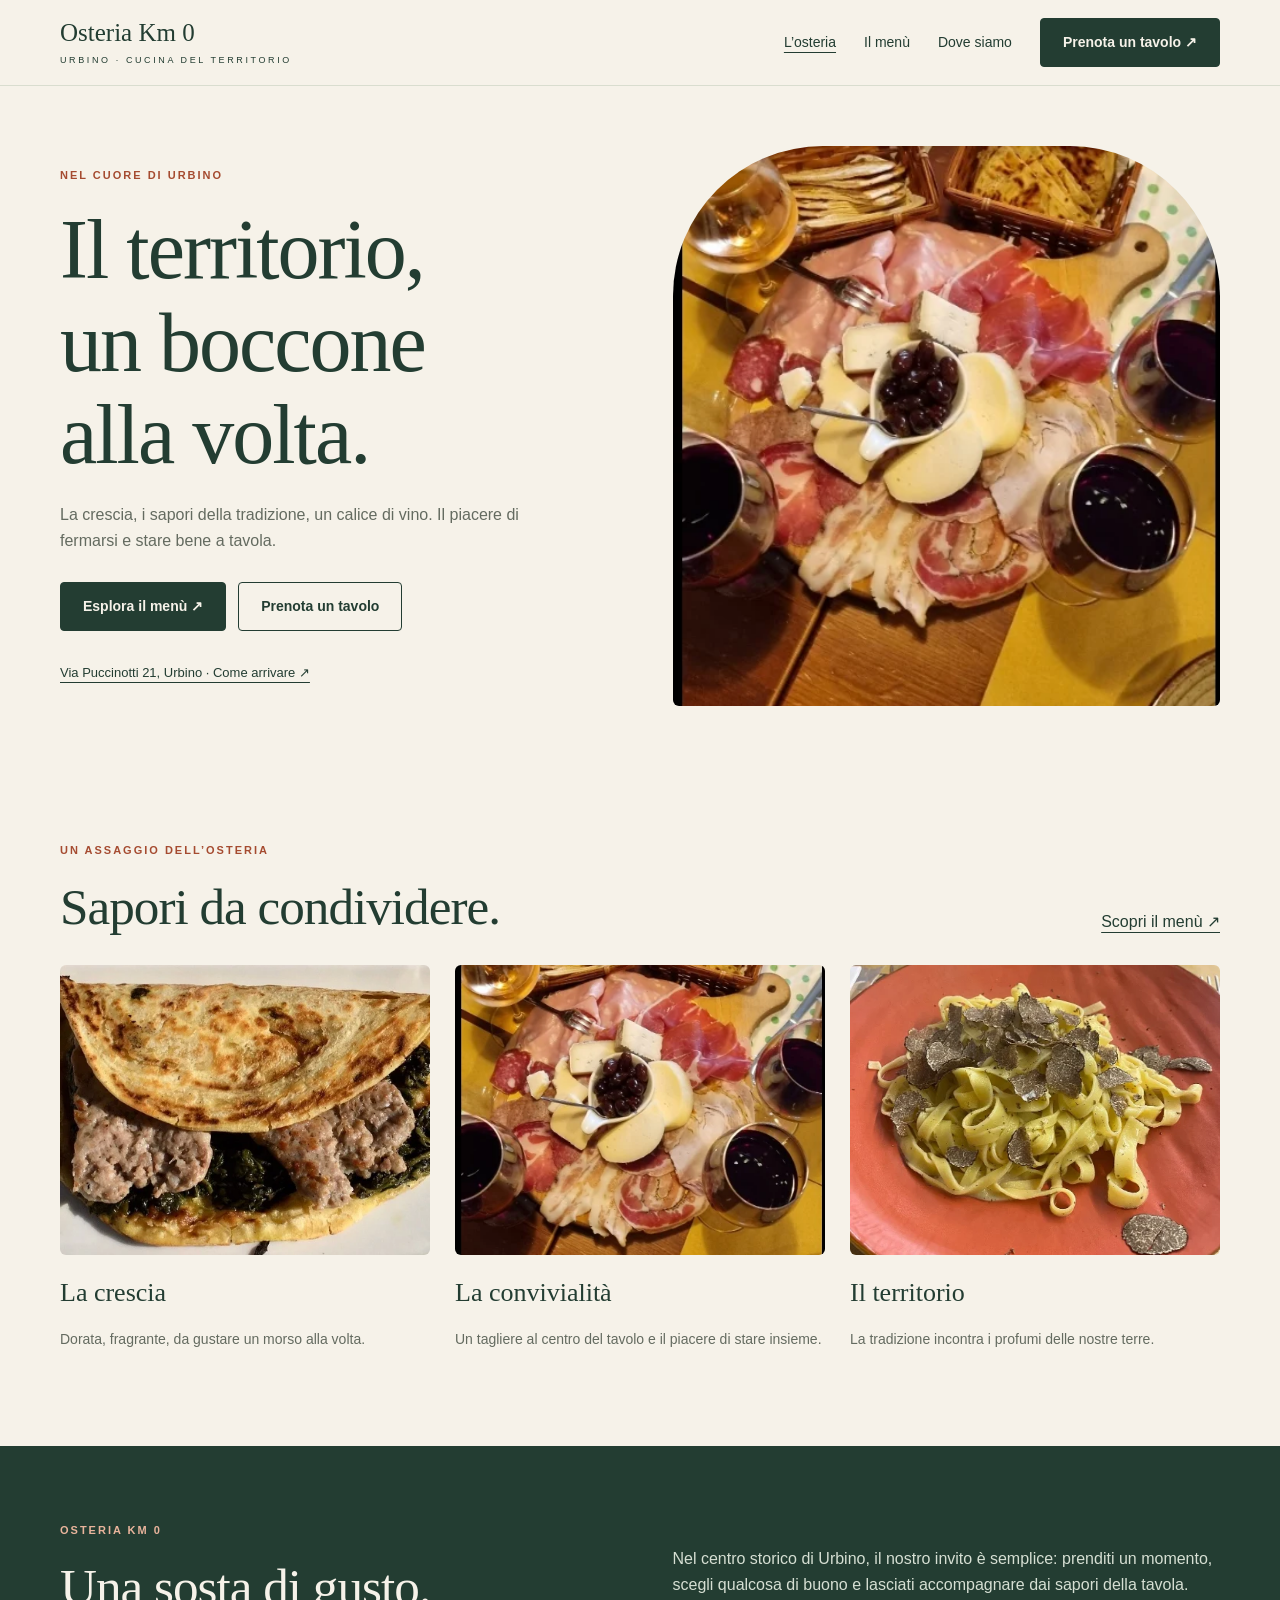
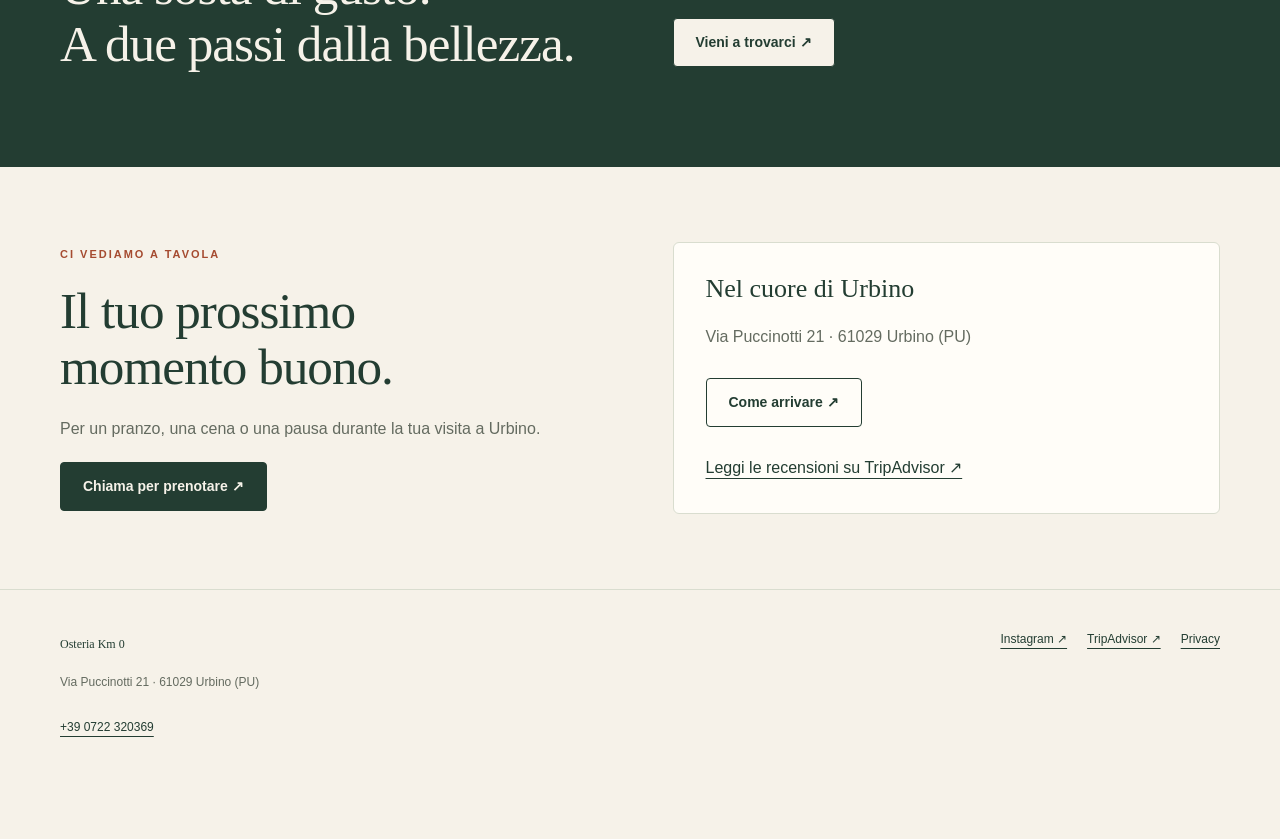
<file: index.html>
<!doctype html>
<html lang="it">

<head>
    <meta charset="utf-8">
    <meta name="viewport" content="width=device-width,initial-scale=1">
    <title>Il territorio, un boccone alla volta | Osteria Km 0, Urbino</title>
    <meta name="description"
        content="Crescia, sapori del territorio e convivialità nel centro storico di Urbino. Scopri Osteria Km 0 e contattaci per prenotare.">
    <meta name="theme-color" content="#233d32">
    <link rel="icon" href="assets/favicon.svg">
    <link rel="stylesheet" href="assets/style.css">
</head>

<body><a class="skip" href="#main">Vai al contenuto</a>
    <header class="header">
        <div class="wrap nav"><a class="brand" href="index.html">Osteria Km 0<small>Urbino · cucina del
                    territorio</small></a><button class="toggle" aria-controls="navigation" aria-expanded="false"
                aria-label="Apri navigazione">☰</button>
            <nav class="navlinks" id="navigation" aria-label="Principale"><a href="index.html"
                    aria-current="page">L’osteria</a><a href="menu.html">Il menù</a><a href="contatti.html">Dove
                    siamo</a><a class="btn" href="contatti.html#prenota">Prenota un tavolo ↗</a></nav>
        </div>
    </header>
    <main id="main">
        <div class="wrap">
            <section class="hero">
                <div><span class="eyebrow">Nel cuore di Urbino</span>
                    <h1>Il territorio,<br>un boccone<br>alla volta.</h1>
                    <p>La crescia, i sapori della tradizione, un calice di vino. Il piacere di fermarsi e stare bene a
                        tavola.</p>
                    <div class="actions"><a class="btn" href="menu.html">Esplora il menù ↗</a><a class="btn light"
                            href="contatti.html#prenota">Prenota un tavolo</a></div><a class="note" data-link="maps"
                        target="_blank" rel="noopener noreferrer">Via Puccinotti 21, Urbino · Come arrivare ↗</a>
                </div>
                <div class="hero-photo"><img src="assets/img/tagliere.webp"
                        alt="Tagliere con salumi, formaggi, olive e crescia" width="472" height="543"
                        fetchpriority="high"></div>
            </section>
            <section class="section">
                <div class="heading">
                    <div><span class="eyebrow">Un assaggio dell’osteria</span>
                        <h2>Sapori da condividere.</h2>
                    </div><a href="menu.html">Scopri il menù ↗</a>
                </div>
                <div class="cards">
                    <article class="card">
                        <figure><img src="assets/img/crescia.webp" alt="Crescia farcita con salsiccia e verdure"
                                loading="lazy" width="600" height="500"></figure>
                        <div>
                            <h3>La crescia</h3>
                            <p>Dorata, fragrante, da gustare un morso alla volta.</p>
                        </div>
                    </article>
                    <article class="card">
                        <figure><img src="assets/img/tagliere.webp" alt="Tagliere di salumi e formaggi" loading="lazy"
                                width="600" height="500"></figure>
                        <div>
                            <h3>La convivialità</h3>
                            <p>Un tagliere al centro del tavolo e il piacere di stare insieme.</p>
                        </div>
                    </article>
                    <article class="card">
                        <figure><img src="assets/img/pasta.webp" alt="Pasta con scaglie di tartufo" loading="lazy"
                                width="600" height="500"></figure>
                        <div>
                            <h3>Il territorio</h3>
                            <p>La tradizione incontra i profumi delle nostre terre.</p>
                        </div>
                    </article>
                </div>
            </section>
        </div>
        <section class="dark section">
            <div class="wrap split">
                <div><span class="eyebrow">Osteria Km 0</span>
                    <h2>Una sosta di gusto.<br>A due passi dalla bellezza.</h2>
                </div>
                <div>
                    <p>Nel centro storico di Urbino, il nostro invito è semplice: prenditi un momento, scegli qualcosa
                        di buono e lasciati accompagnare dai sapori della tavola.</p><a class="btn"
                        href="contatti.html">Vieni a trovarci ↗</a>
                </div>
            </div>
        </section>
        <section class="wrap section split">
            <div><span class="eyebrow">Ci vediamo a tavola</span>
                <h2>Il tuo prossimo<br>momento buono.</h2>
                <p>Per un pranzo, una cena o una pausa durante la tua visita a Urbino.</p><a class="btn"
                    data-phone>Chiama per prenotare ↗</a>
            </div>
            <div class="panel">
                <h3>Nel cuore di Urbino</h3>
                <p data-address></p>
                <div class="actions"><a class="btn light" data-link="maps" target="_blank"
                        rel="noopener noreferrer">Come arrivare ↗</a></div><a data-link="tripadvisor" target="_blank"
                    rel="noopener noreferrer">Leggi le recensioni su TripAdvisor ↗</a>
            </div>
        </section>
    </main>
    <footer class="footer">
        <div class="wrap footer-row">
            <div><a class="brand" href="index.html">Osteria Km 0</a>
                <p style="margin-top:16px" data-address></p><a data-phone></a>
            </div>
            <div class="links"><a data-link="instagram" target="_blank" rel="noopener noreferrer">Instagram ↗</a><a
                    data-link="tripadvisor" target="_blank" rel="noopener noreferrer">TripAdvisor ↗</a><a
                    href="privacy.html">Privacy</a></div>
        </div>
    </footer>
    <div class="mobile-bar" aria-label="Azioni rapide"><a class="btn light" href="menu.html">Il menù</a><a class="btn"
            data-phone>Chiama e prenota ↗</a></div>
    <script src="assets/config.js"></script>
    <script src="assets/menu.js"></script>
    <script src="assets/app.js"></script>
</body>

</html>
</file>
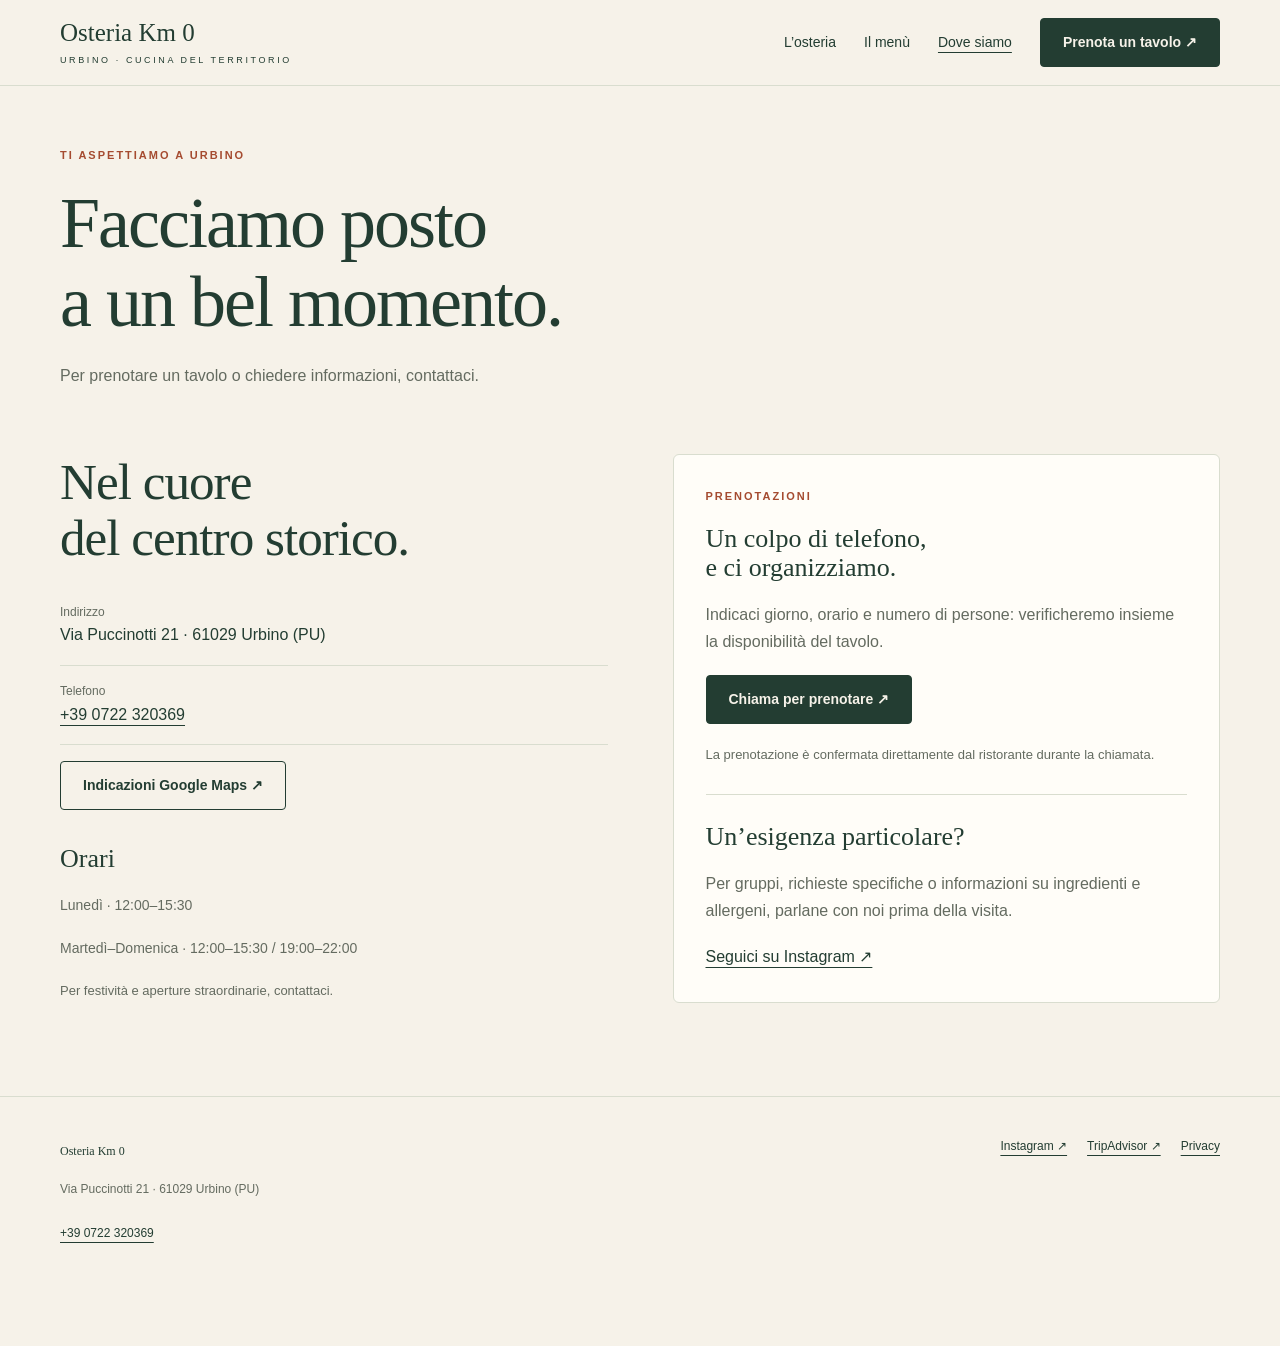
<file: contatti.html>
<!doctype html><html lang="it"><head><meta charset="utf-8"><meta name="viewport" content="width=device-width,initial-scale=1"><title>Contatti e prenotazioni | Osteria Km 0, Urbino</title><meta name="description" content="Crescia, sapori del territorio e convivialità nel centro storico di Urbino. Scopri Osteria Km 0 e contattaci per prenotare."><meta name="theme-color" content="#233d32"><link rel="icon" href="assets/favicon.svg"><link rel="stylesheet" href="assets/style.css"></head><body><a class="skip" href="#main">Vai al contenuto</a><header class="header"><div class="wrap nav"><a class="brand" href="index.html">Osteria Km 0<small>Urbino · cucina del territorio</small></a><button class="toggle" aria-controls="navigation" aria-expanded="false" aria-label="Apri navigazione">☰</button><nav class="navlinks" id="navigation" aria-label="Principale"><a href="index.html">L’osteria</a><a href="menu.html">Il menù</a><a href="contatti.html" aria-current="page">Dove siamo</a><a class="btn" href="contatti.html#prenota">Prenota un tavolo ↗</a></nav></div></header><main id="main"><div class="wrap"><header class="intro"><span class="eyebrow">Ti aspettiamo a Urbino</span><h1>Facciamo posto<br>a un bel momento.</h1><p>Per prenotare un tavolo o chiedere informazioni, contattaci.</p></header><section class="section split contact-layout" style="padding-top:15px"><div><h2>Nel cuore<br>del centro storico.</h2><ul class="contact-list"><li><span>Indirizzo</span><div data-address></div></li><li><span>Telefono</span><a data-phone></a></li></ul><a class="btn light" data-link="maps" target="_blank" rel="noopener noreferrer">Indicazioni Google Maps ↗</a><h3 style="margin-top:35px">Orari</h3><div id="hours" class="hours"></div><p class="note" style="margin-top:15px">Per festività e aperture straordinarie, contattaci.</p></div><div class="panel" id="prenota"><span class="eyebrow">Prenotazioni</span><h3>Un colpo di telefono,<br>e ci organizziamo.</h3><p>Indicaci giorno, orario e numero di persone: verificheremo insieme la disponibilità del tavolo.</p><a class="btn" data-phone>Chiama per prenotare ↗</a><p class="note" style="margin-top:20px">La prenotazione è confermata direttamente dal ristorante durante la chiamata.</p><hr style="border:0;border-top:1px solid var(--line);margin:28px 0"><h3>Un’esigenza particolare?</h3><p>Per gruppi, richieste specifiche o informazioni su ingredienti e allergeni, parlane con noi prima della visita.</p><a data-link="instagram" target="_blank" rel="noopener noreferrer">Seguici su Instagram ↗</a></div></section></div></main><footer class="footer"><div class="wrap footer-row"><div><a class="brand" href="index.html">Osteria Km 0</a><p style="margin-top:16px" data-address></p><a data-phone></a></div><div class="links"><a data-link="instagram" target="_blank" rel="noopener noreferrer">Instagram ↗</a><a data-link="tripadvisor" target="_blank" rel="noopener noreferrer">TripAdvisor ↗</a><a href="privacy.html">Privacy</a></div></div></footer><div class="mobile-bar" aria-label="Azioni rapide"><a class="btn light" href="menu.html">Il menù</a><a class="btn" data-phone>Chiama e prenota ↗</a></div><script src="assets/config.js"></script><script src="assets/menu.js"></script><script src="assets/app.js"></script></body></html>
</file>
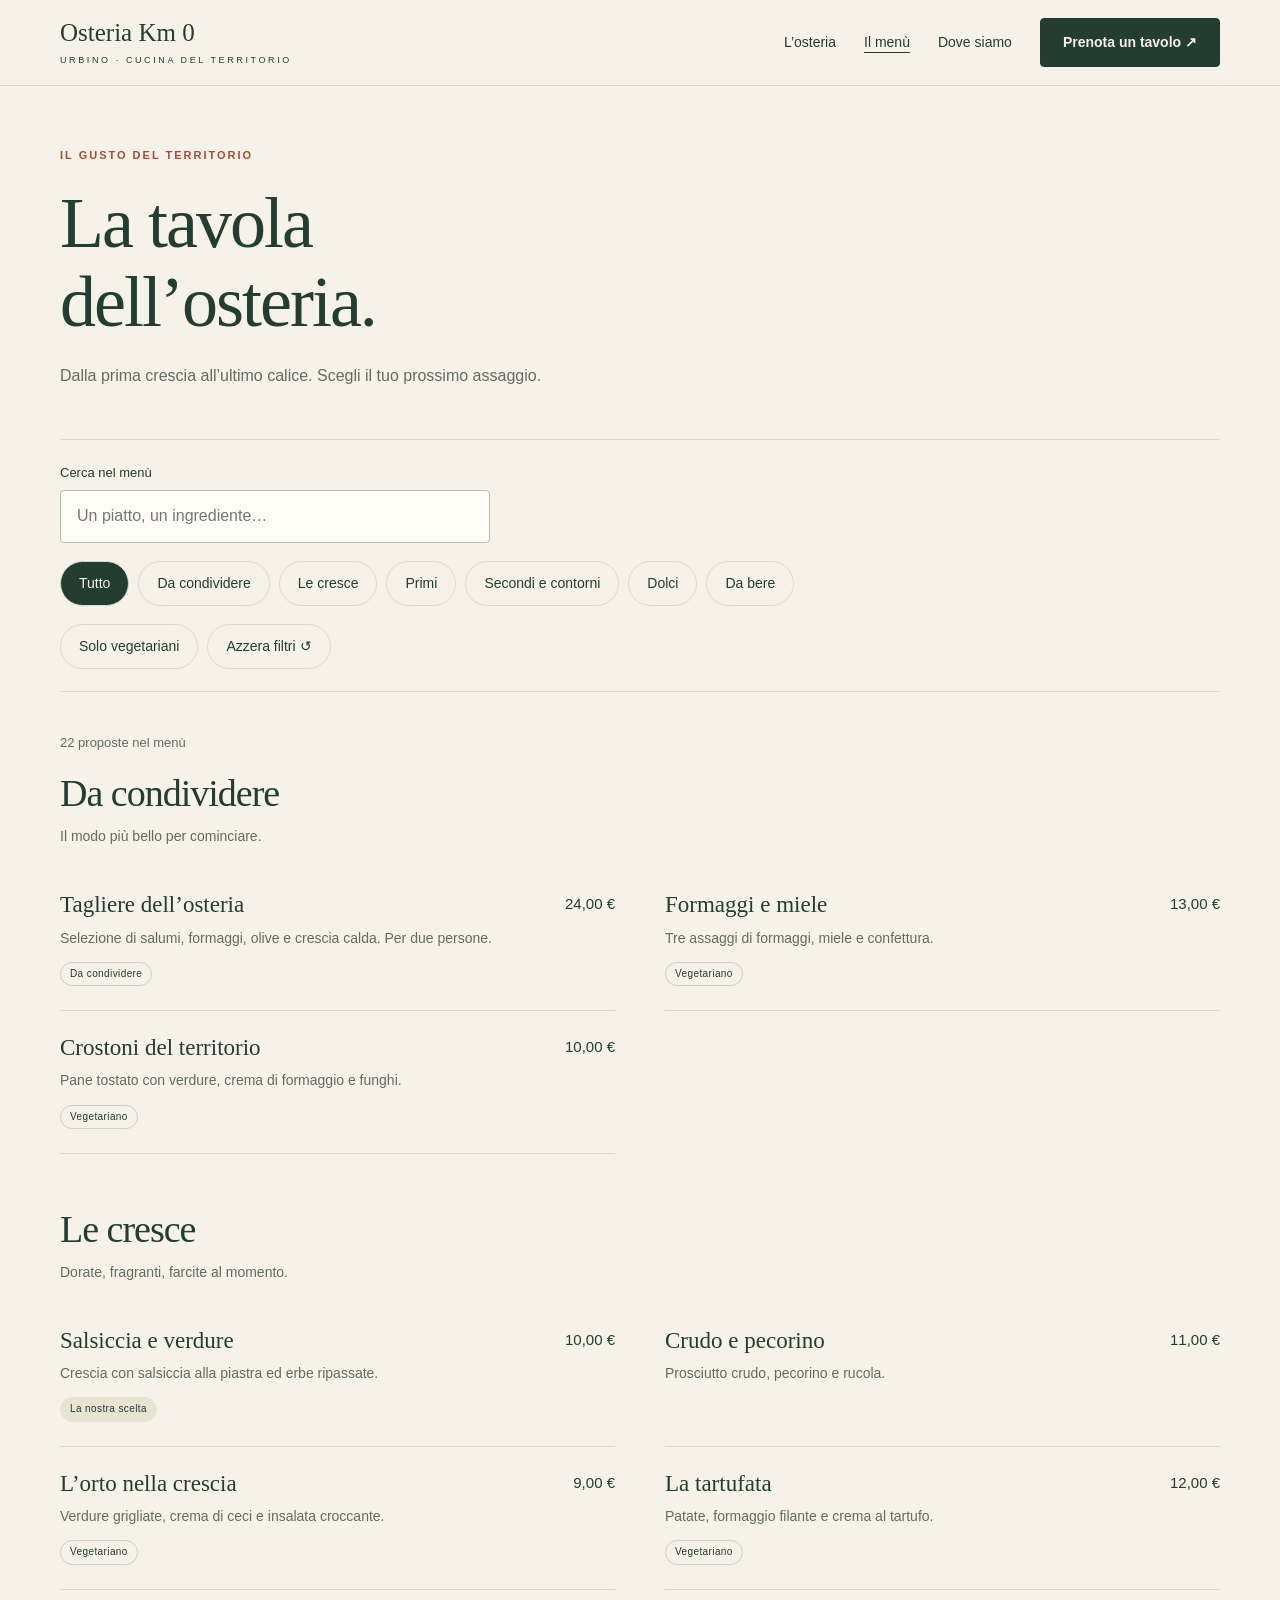
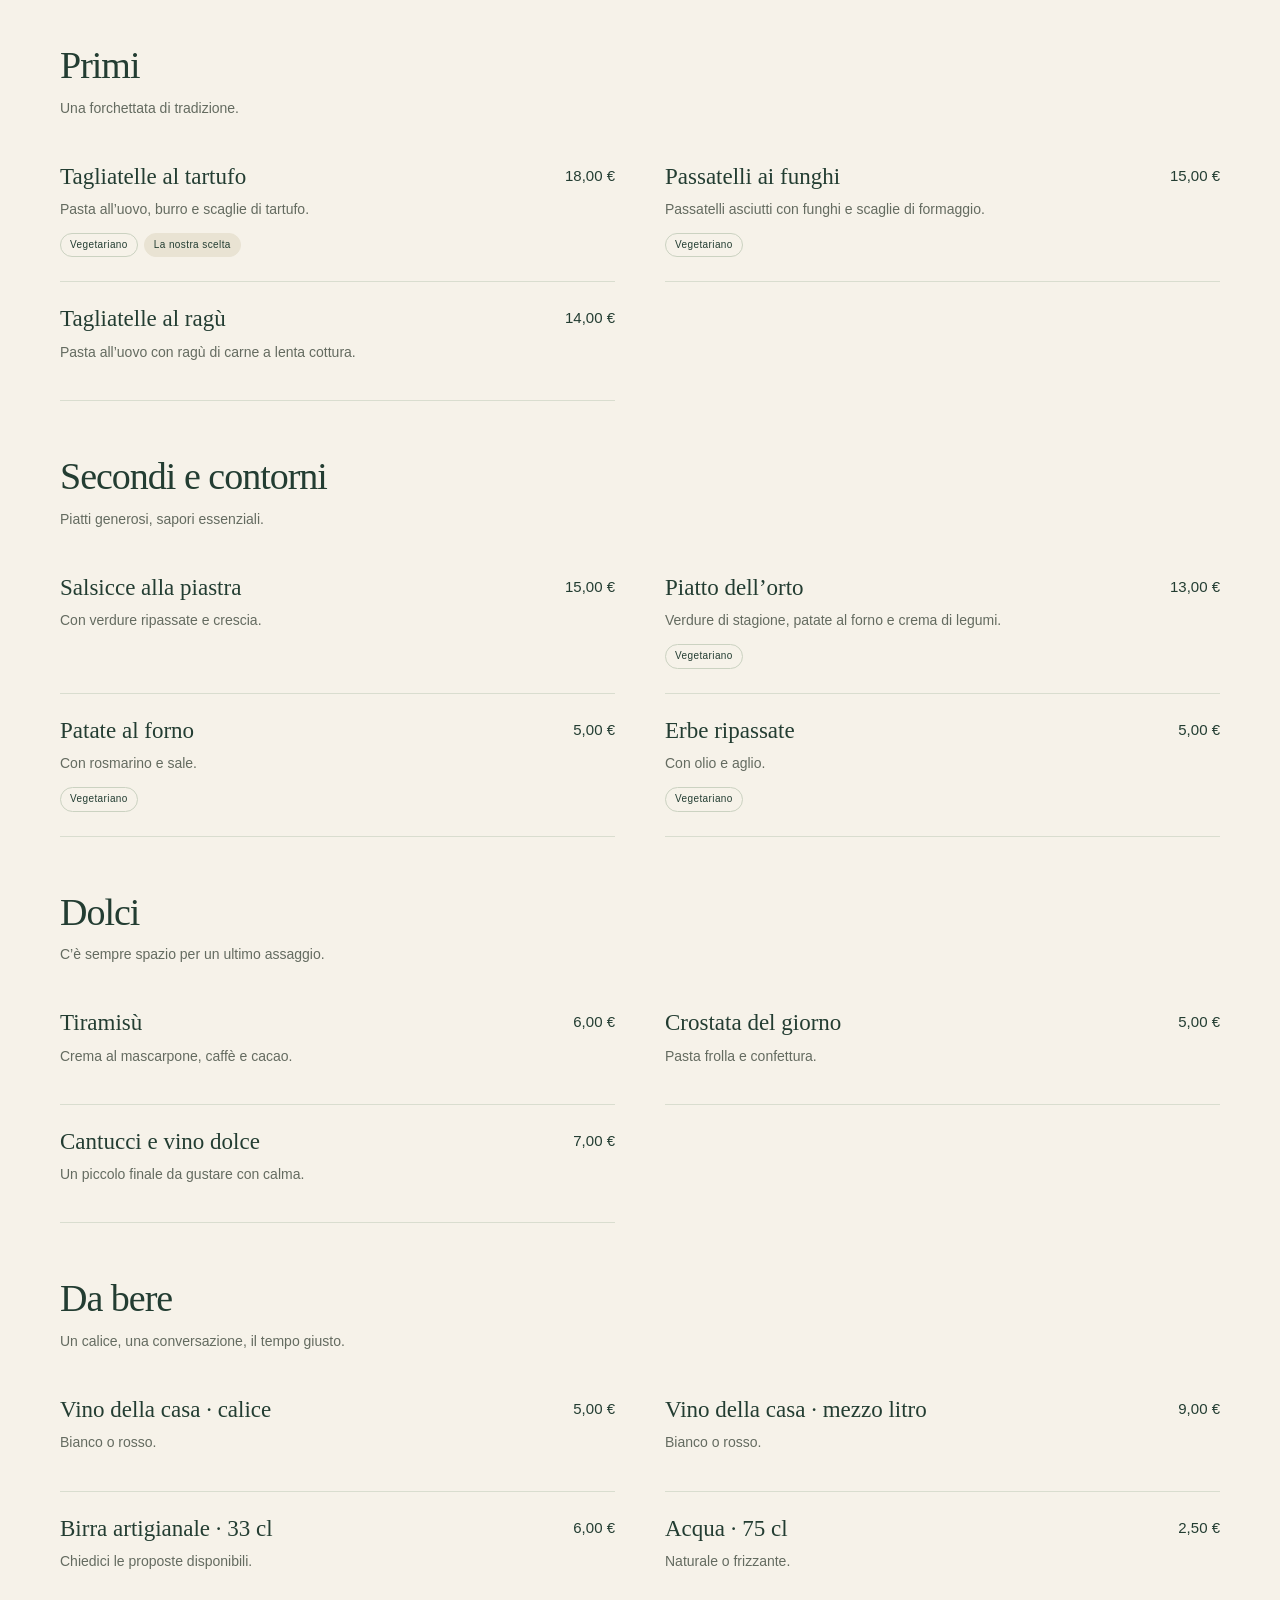
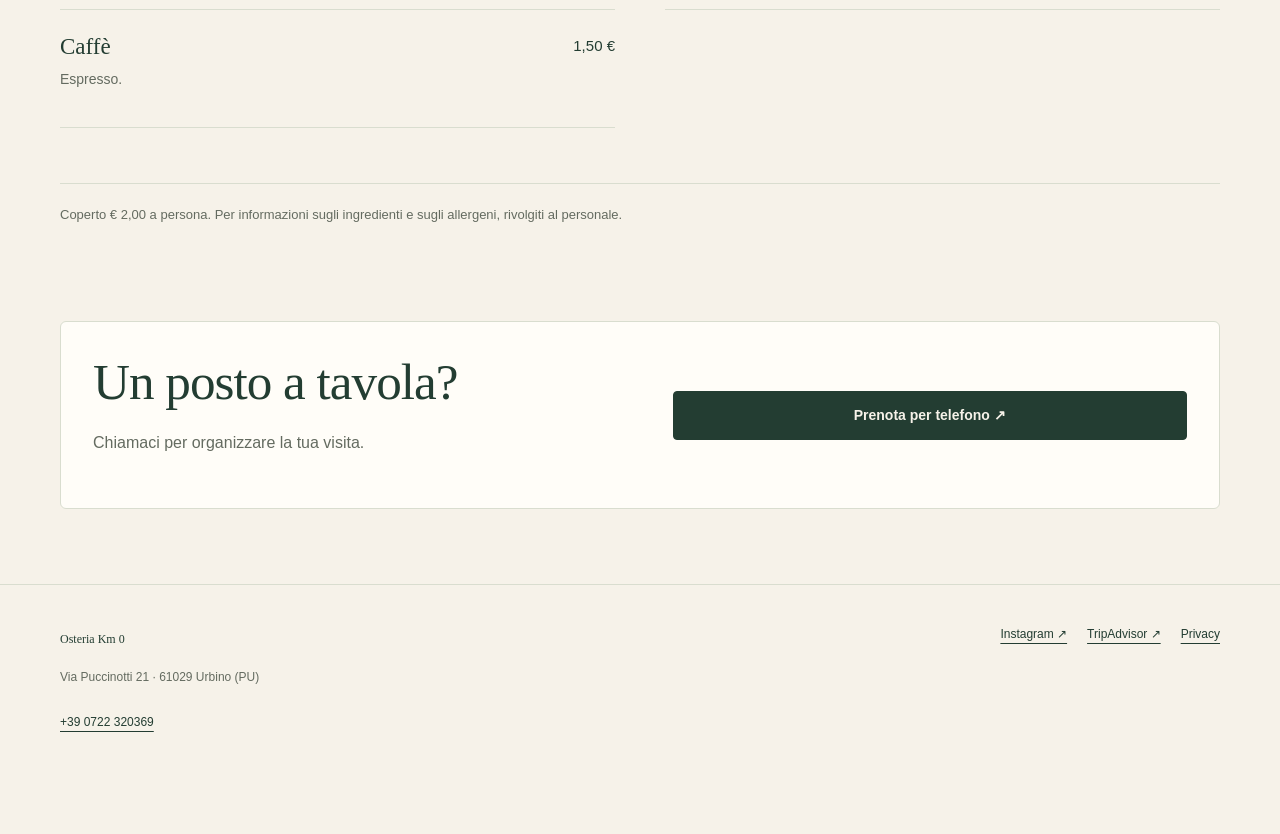
<file: menu.html>
<!doctype html><html lang="it"><head><meta charset="utf-8"><meta name="viewport" content="width=device-width,initial-scale=1"><title>Il menù | Osteria Km 0, Urbino</title><meta name="description" content="Crescia, sapori del territorio e convivialità nel centro storico di Urbino. Scopri Osteria Km 0 e contattaci per prenotare."><meta name="theme-color" content="#233d32"><link rel="icon" href="assets/favicon.svg"><link rel="stylesheet" href="assets/style.css"></head><body><a class="skip" href="#main">Vai al contenuto</a><header class="header"><div class="wrap nav"><a class="brand" href="index.html">Osteria Km 0<small>Urbino · cucina del territorio</small></a><button class="toggle" aria-controls="navigation" aria-expanded="false" aria-label="Apri navigazione">☰</button><nav class="navlinks" id="navigation" aria-label="Principale"><a href="index.html">L’osteria</a><a href="menu.html" aria-current="page">Il menù</a><a href="contatti.html">Dove siamo</a><a class="btn" href="contatti.html#prenota">Prenota un tavolo ↗</a></nav></div></header><main id="main"><div class="wrap"><header class="intro"><span class="eyebrow">Il gusto del territorio</span><h1>La tavola<br>dell’osteria.</h1><p>Dalla prima crescia all’ultimo calice. Scegli il tuo prossimo assaggio.</p></header><div class="menu-tools"><label for="menu-search">Cerca nel menù</label><input type="search" id="menu-search" placeholder="Un piatto, un ingrediente…" autocomplete="off"><div id="filters" class="filters" role="group" aria-label="Categorie del menù"></div><div class="filters" role="group" aria-label="Preferenze"><button class="filter" id="vegetarian" type="button" aria-pressed="false">Solo vegetariani</button><button class="filter" id="reset" type="button">Azzera filtri ↺</button></div></div><p id="result-count" class="note" role="status" aria-live="polite"></p><div id="menu-content"></div><p id="empty" hidden>Nessun piatto trovato. Prova un altro ingrediente o azzera i filtri.</p><p id="menu-note" class="note menu-bottom"></p><noscript><p>Per consultare il menù completo, attiva JavaScript oppure <a href="tel:+390722320369">chiamaci</a>.</p></noscript><section class="section"><div class="panel split"><div><h2>Un posto a tavola?</h2><p>Chiamaci per organizzare la tua visita.</p></div><a class="btn" data-phone>Prenota per telefono ↗</a></div></section></div></main><footer class="footer"><div class="wrap footer-row"><div><a class="brand" href="index.html">Osteria Km 0</a><p style="margin-top:16px" data-address></p><a data-phone></a></div><div class="links"><a data-link="instagram" target="_blank" rel="noopener noreferrer">Instagram ↗</a><a data-link="tripadvisor" target="_blank" rel="noopener noreferrer">TripAdvisor ↗</a><a href="privacy.html">Privacy</a></div></div></footer><div class="mobile-bar" aria-label="Azioni rapide"><a class="btn light" href="menu.html">Il menù</a><a class="btn" data-phone>Chiama e prenota ↗</a></div><script src="assets/config.js"></script><script src="assets/menu.js"></script><script src="assets/app.js"></script></body></html>
</file>
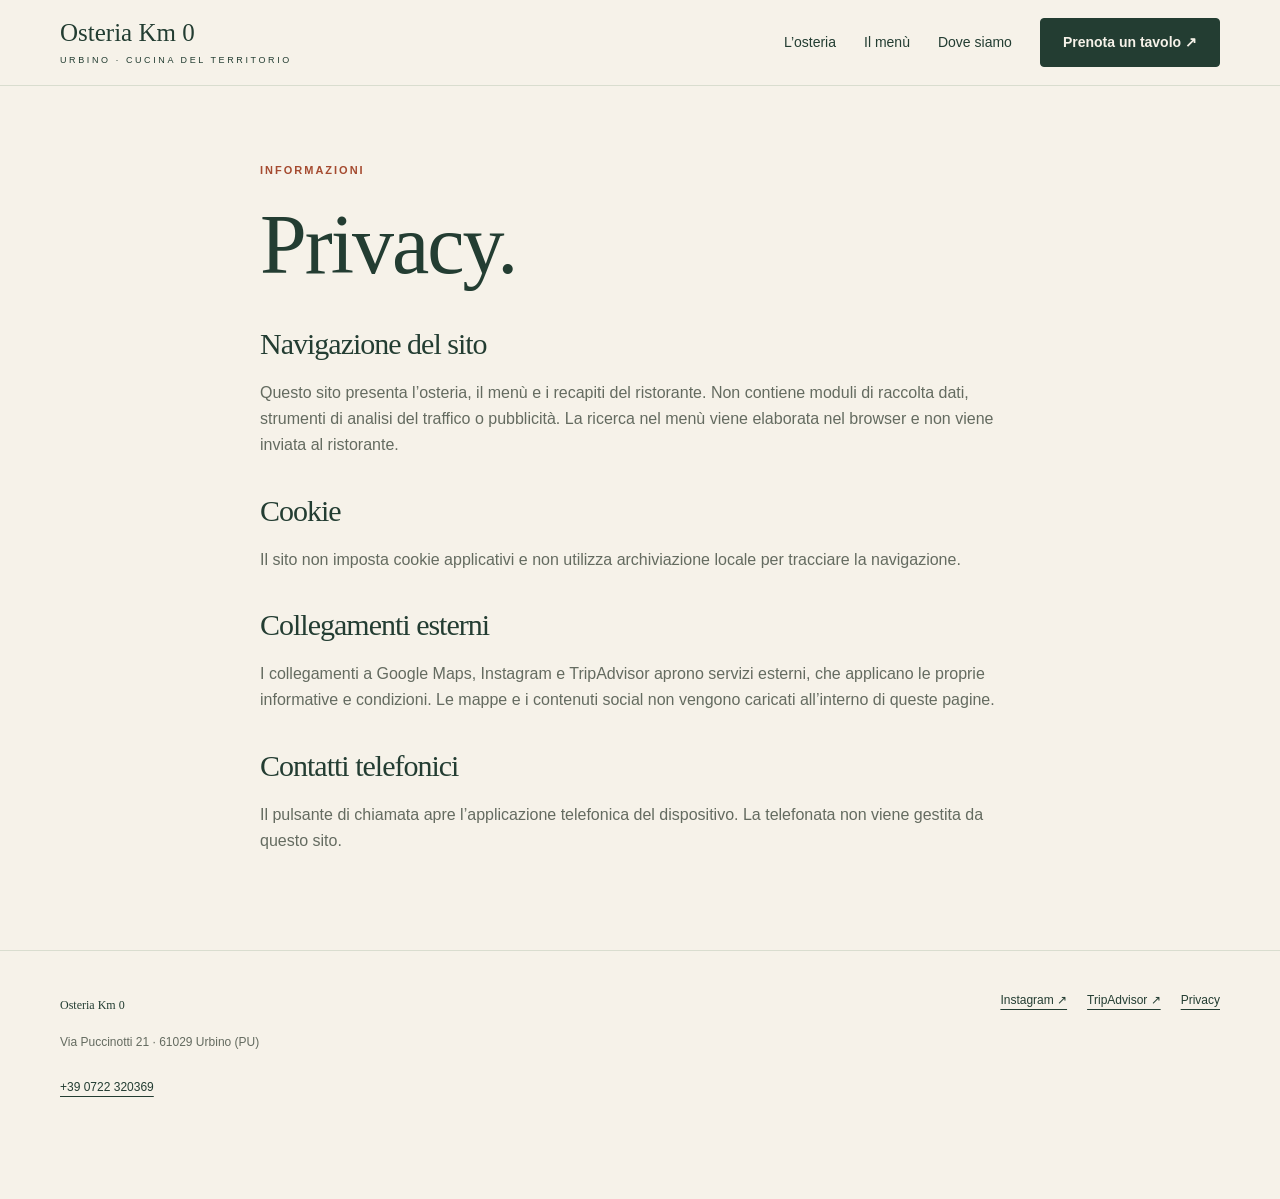
<file: privacy.html>
<!doctype html><html lang="it"><head><meta charset="utf-8"><meta name="viewport" content="width=device-width,initial-scale=1"><title>Privacy | Osteria Km 0, Urbino</title><meta name="description" content="Crescia, sapori del territorio e convivialità nel centro storico di Urbino. Scopri Osteria Km 0 e contattaci per prenotare."><meta name="theme-color" content="#233d32"><link rel="icon" href="assets/favicon.svg"><link rel="stylesheet" href="assets/style.css"></head><body><a class="skip" href="#main">Vai al contenuto</a><header class="header"><div class="wrap nav"><a class="brand" href="index.html">Osteria Km 0<small>Urbino · cucina del territorio</small></a><button class="toggle" aria-controls="navigation" aria-expanded="false" aria-label="Apri navigazione">☰</button><nav class="navlinks" id="navigation" aria-label="Principale"><a href="index.html">L’osteria</a><a href="menu.html">Il menù</a><a href="contatti.html">Dove siamo</a><a class="btn" href="contatti.html#prenota">Prenota un tavolo ↗</a></nav></div></header><main id="main"><article class="wrap legal section"><span class="eyebrow">Informazioni</span><h1>Privacy.</h1><h2>Navigazione del sito</h2><p>Questo sito presenta l’osteria, il menù e i recapiti del ristorante. Non contiene moduli di raccolta dati, strumenti di analisi del traffico o pubblicità. La ricerca nel menù viene elaborata nel browser e non viene inviata al ristorante.</p><h2>Cookie</h2><p>Il sito non imposta cookie applicativi e non utilizza archiviazione locale per tracciare la navigazione.</p><h2>Collegamenti esterni</h2><p>I collegamenti a Google Maps, Instagram e TripAdvisor aprono servizi esterni, che applicano le proprie informative e condizioni. Le mappe e i contenuti social non vengono caricati all’interno di queste pagine.</p><h2>Contatti telefonici</h2><p>Il pulsante di chiamata apre l’applicazione telefonica del dispositivo. La telefonata non viene gestita da questo sito.</p></article></main><footer class="footer"><div class="wrap footer-row"><div><a class="brand" href="index.html">Osteria Km 0</a><p style="margin-top:16px" data-address></p><a data-phone></a></div><div class="links"><a data-link="instagram" target="_blank" rel="noopener noreferrer">Instagram ↗</a><a data-link="tripadvisor" target="_blank" rel="noopener noreferrer">TripAdvisor ↗</a><a href="privacy.html">Privacy</a></div></div></footer><div class="mobile-bar" aria-label="Azioni rapide"><a class="btn light" href="menu.html">Il menù</a><a class="btn" data-phone>Chiama e prenota ↗</a></div><script src="assets/config.js"></script><script src="assets/menu.js"></script><script src="assets/app.js"></script></body></html>
</file>
<file: assets/style.css>
*{box-sizing:border-box}:root{--bg:#f6f2e9;--ink:#233d32;--muted:#646b60;--accent:#a54b30;--line:#d9ddcf}html{scroll-behavior:smooth;scroll-padding-top:100px}body{margin:0;background:var(--bg);color:var(--ink);font:16px/1.65 Arial,sans-serif}a{color:inherit;text-underline-offset:5px}img{display:block;width:100%;height:100%;object-fit:cover}h1,h2,h3{font-family:Georgia,serif;font-weight:400;line-height:1.1;margin:0 0 20px}h1{font-size:clamp(46px,7vw,84px);letter-spacing:-2px}h2{font-size:clamp(34px,4vw,52px);letter-spacing:-1px}h3{font-size:26px}p{color:var(--muted);margin:0 0 20px}button,input{font:inherit}a:focus-visible,button:focus-visible,input:focus-visible{outline:3px solid var(--accent);outline-offset:4px}.wrap{width:min(1160px,calc(100% - 40px));margin:auto}.header{position:sticky;top:0;background:var(--bg);z-index:20;border-bottom:1px solid var(--line)}.nav{min-height:85px;display:flex;align-items:center;justify-content:space-between;gap:24px}.brand{text-decoration:none;font:25px/1 Georgia,serif}.brand small{display:block;font:9px Arial;letter-spacing:2.6px;text-transform:uppercase;margin-top:10px}.navlinks{display:flex;gap:28px;align-items:center}.navlinks a{text-decoration:none;font-size:14px}.navlinks a[aria-current=page]{text-decoration:underline}.btn{display:inline-flex;align-items:center;justify-content:center;min-height:49px;padding:12px 22px;border:1px solid var(--ink);border-radius:4px;background:var(--ink);color:var(--bg);text-decoration:none;font-size:14px;font-weight:600;cursor:pointer}.btn:hover{background:#395b49}.btn.light{background:transparent;color:var(--ink)}.toggle{display:none;background:transparent;border:1px solid var(--line);min-height:46px;min-width:46px;color:var(--ink)}.eyebrow{text-transform:uppercase;letter-spacing:2px;color:var(--accent);font-size:11px;font-weight:700;display:block;margin-bottom:20px}.hero{display:grid;grid-template-columns:1fr 1fr;gap:65px;align-items:center;padding:60px 0}.hero p{max-width:460px}.hero-photo{height:560px;border-radius:150px 150px 6px 6px;overflow:hidden}.actions{display:flex;gap:12px;flex-wrap:wrap;margin:28px 0}.note{font-size:13px}.strip{border-block:1px solid var(--line);padding:20px 0;display:flex;justify-content:space-between;gap:15px;font-size:11px;letter-spacing:1px;text-transform:uppercase}.section{padding:75px 0}.heading{display:flex;justify-content:space-between;align-items:end;gap:22px;margin-bottom:30px}.heading h2{margin-bottom:0}.cards{display:grid;grid-template-columns:repeat(3,1fr);gap:25px}.card figure{height:290px;overflow:hidden;border-radius:6px;margin:0 0 24px}.card p{font-size:14px}.dark{background:var(--ink);color:var(--bg)}.dark p{color:#d6dfd3}.dark .eyebrow{color:#e9b49c}.dark .btn{background:var(--bg);color:var(--ink)}.split{display:grid;grid-template-columns:1fr 1fr;gap:65px;align-items:center}.panel{background:#fffdf8;border:1px solid var(--line);padding:32px;border-radius:6px}.footer{border-top:1px solid var(--line);padding:40px 0 100px}.footer-row{display:flex;justify-content:space-between;gap:30px;flex-wrap:wrap}.footer p,.footer a{font-size:12px}.links{display:flex;gap:20px;flex-wrap:wrap}.mobile-bar{display:none}.intro{padding:60px 0 30px;max-width:800px}.intro h1{font-size:clamp(46px,6vw,72px)}.menu-tools{border-block:1px solid var(--line);padding:22px 0;margin-bottom:40px}.filters{display:flex;gap:9px;flex-wrap:wrap;margin-top:18px}.filter{border:1px solid var(--line);border-radius:30px;padding:10px 18px;background:transparent;color:var(--ink);cursor:pointer;min-height:44px;font-size:14px}.filter[aria-pressed=true]{background:var(--ink);color:var(--bg)}input{width:100%;max-width:430px;min-height:48px;padding:12px 16px;border:1px solid #b6beaf;background:#fffdf8;border-radius:4px;color:var(--ink)}label{display:block;font-size:13px;margin-bottom:7px}.menu-section{margin:0 0 55px}.menu-section h2{font-size:38px;margin-bottom:10px}.menu-section>p{font-size:14px}.menu-grid{display:grid;grid-template-columns:1fr 1fr;column-gap:50px}.dish{padding:24px 0;border-bottom:1px solid var(--line)}.dish-top{display:flex;justify-content:space-between;gap:20px}.dish h3{font-size:23px;margin-bottom:9px}.price{white-space:nowrap;font-size:15px}.dish p{font-size:14px;margin-bottom:12px}.tags{display:flex;gap:6px;flex-wrap:wrap}.tag{font-size:10px;border:1px solid #cbd2c1;border-radius:20px;padding:3px 9px;letter-spacing:.4px}.tag.pick{background:#e9e3d3;border-color:#e9e3d3}.menu-bottom{border-top:1px solid var(--line);padding-top:20px}.contact-list{list-style:none;padding:0}.contact-list li{border-bottom:1px solid var(--line);padding:16px 0}.contact-list span{display:block;font-size:12px;color:var(--muted)}.contact-layout{align-items:start}.hours{font-size:14px}.skip{position:absolute;top:-100px;background:white;padding:10px}.skip:focus{top:0}.legal{max-width:760px}.legal h2{font-size:30px;margin-top:35px}[hidden]{display:none!important}@media(max-width:780px){.nav{min-height:75px}.toggle{display:block}.navlinks{display:none;position:absolute;left:0;right:0;top:75px;background:var(--bg);padding:25px;flex-direction:column;align-items:stretch;border-bottom:1px solid var(--line)}.navlinks.open{display:flex}.hero{grid-template-columns:1fr;gap:25px;padding:35px 0 40px}.hero-photo{height:370px;border-radius:100px 100px 6px 6px}.strip{font-size:9px;flex-wrap:wrap}.section{padding:50px 0}.split{grid-template-columns:1fr;gap:30px}.heading{align-items:start;flex-direction:column}.cards{grid-template-columns:1fr}.card{display:grid;grid-template-columns:125px 1fr;gap:18px;align-items:center}.card figure{height:155px;margin:0}.card h3{font-size:24px}.card p{margin:0}.panel{padding:25px}.mobile-bar{display:grid;grid-template-columns:1fr 1fr;gap:10px;position:fixed;bottom:0;left:0;right:0;padding:10px 20px calc(10px + env(safe-area-inset-bottom));background:var(--bg);border-top:1px solid var(--line);z-index:30}.menu-grid{grid-template-columns:1fr}.filters{flex-wrap:nowrap;overflow-x:auto;padding-bottom:8px}.filter{white-space:nowrap;flex-shrink:0}.intro{padding-top:35px}.footer-row{flex-direction:column}}@media(prefers-reduced-motion:reduce){html{scroll-behavior:auto}}
</file>
